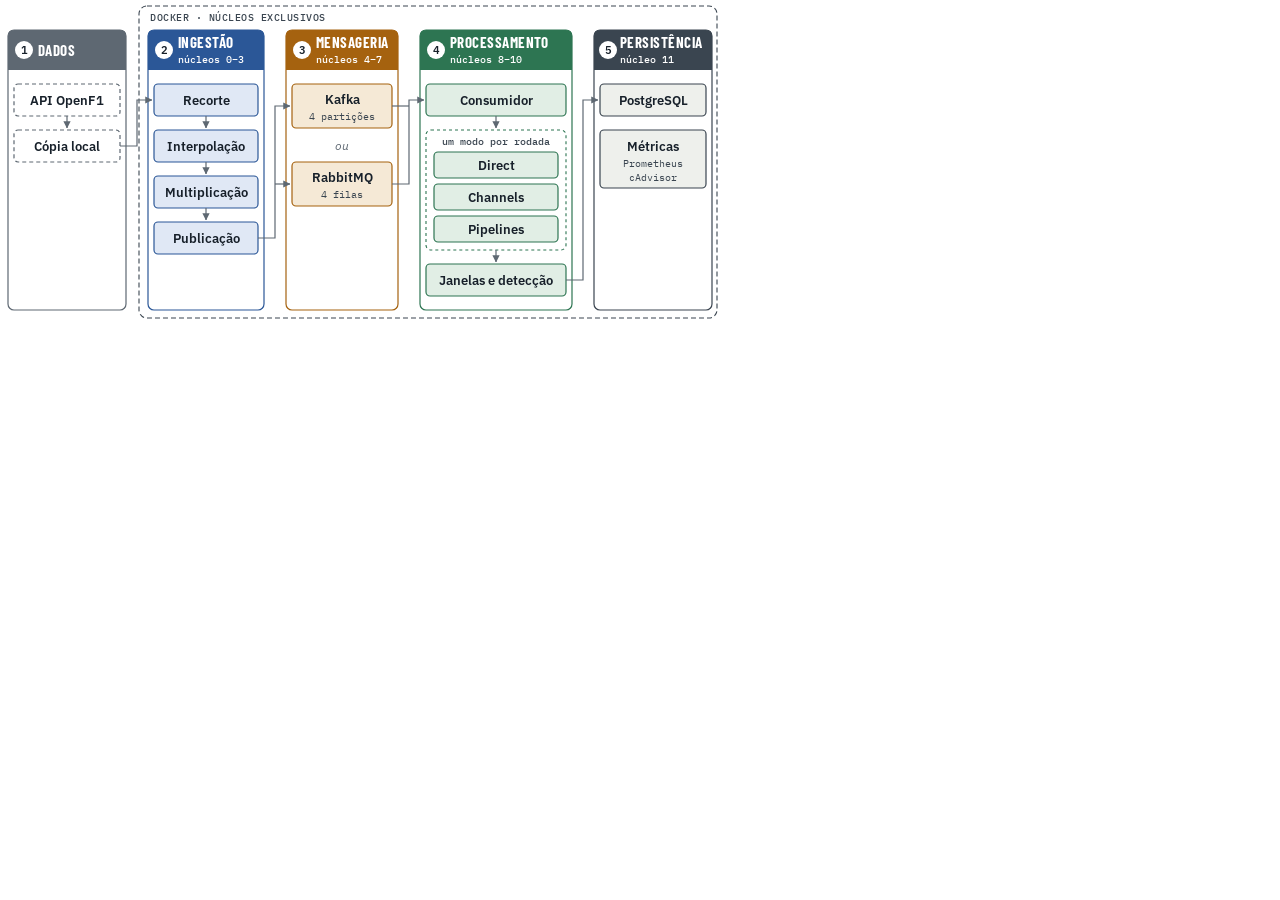
<file: texto/arquitetura_geral.html>
<!doctype html>
<html lang="pt-BR"><head><meta charset="utf-8">
<title>Figura 1</title>
<!-- Figura 1 do TCC2: layout C do mapa da arquitetura, so com o nome de cada
     passo, para caber na largura da pagina (16 cm, texto com cerca de 8 pt).
     A explicacao de cada passo esta no texto (secao 4). O PDF e o PNG saem
     desta pagina pelo navegador. -->
<link rel="stylesheet" href="https://fonts.googleapis.com/css2?family=Barlow+Condensed:wght@600;700&family=IBM+Plex+Mono:wght@400;500&family=IBM+Plex+Sans:wght@400;600&display=block">
<style>
:root {
  --ink: #17202A; --ink-2: #3A4550; --muted: #5E6872; --white: #FFFFFF;
  --data: #5E6872; --prod: #2B5797; --prod-bg: #E0E8F5;
  --brk: #A5620F; --brk-bg: #F5E9D6; --cons: #2D7552; --cons-bg: #E1EEE5;
  --infra: #3A4550; --infra-bg: #EEF0EC;
  --display: "Barlow Condensed", "Arial Narrow", sans-serif;
  --sans: "IBM Plex Sans", "Segoe UI", sans-serif;
  --mono: "IBM Plex Mono", Consolas, monospace;
}
@page { size: 720px 324px; margin: 0; }
html, body { margin: 0; padding: 0; background: var(--white); }
svg { display: block; width: 720px; height: 324px; }
.env { fill: none; stroke: var(--ink-2); stroke-width: 1.1; stroke-dasharray: 5 3; }
.env-t { font: 500 10px var(--mono); letter-spacing: .05em; fill: var(--ink-2); }
.strip { fill: none; stroke-width: 1.2; }
.hd-t { font: 700 15px var(--display); letter-spacing: .03em; text-transform: uppercase; fill: var(--white); }
.hd-c { font: 500 10px var(--mono); fill: var(--white); }
.nb { fill: var(--white); }
.nb-t { font: 600 11px var(--sans); fill: var(--ink); text-anchor: middle; dominant-baseline: central; }
.bx { stroke-width: 1.2; }
.t { font: 600 13px var(--sans); fill: var(--ink); text-anchor: middle; dominant-baseline: central; }
.s { font: 10px var(--mono); fill: var(--ink-2); text-anchor: middle; dominant-baseline: central; }
.grp { fill: none; stroke: var(--cons); stroke-width: 1.1; stroke-dasharray: 3 3; }
.grp-t { font: 500 10px var(--mono); fill: var(--ink-2); text-anchor: middle; }
.ou { font: italic 12px var(--sans); fill: var(--muted); text-anchor: middle; dominant-baseline: central; }
.ln { fill: none; stroke: var(--muted); stroke-width: 1.2; }
.ah { fill: var(--muted); }
.data { fill: var(--white); stroke: var(--data); stroke-dasharray: 4 3; }
.prod { fill: var(--prod-bg); stroke: var(--prod); }
.brk { fill: var(--brk-bg); stroke: var(--brk); }
.cons { fill: var(--cons-bg); stroke: var(--cons); }
.infra { fill: var(--infra-bg); stroke: var(--infra); }
</style></head><body>
<svg viewBox="0 0 720 324" role="img" aria-label="Figura 1: as cinco etapas da bancada experimental, de Dados a Persistência, com os núcleos exclusivos de cada uma e os passos de cada etapa de cima para baixo.">
<defs><marker id="ah" viewBox="0 0 8 8" refX="7.5" refY="4" markerWidth="6" markerHeight="6" orient="auto-start-reverse"><path d="M0,0 L8,4 L0,8 z" class="ah"/></marker></defs>

<rect class="env" x="139" y="6" width="578" height="312" rx="8"/>
<text class="env-t" x="150" y="21">DOCKER · NÚCLEOS EXCLUSIVOS</text>

<!-- 1 Dados -->
<rect class="strip" style="stroke:var(--data)" x="8" y="30" width="118" height="280" rx="6"/>
<path style="fill:var(--data)" d="M8 70 V36 Q8 30 14 30 H120 Q126 30 126 36 V70 Z"/>
<circle class="nb" cx="24" cy="50" r="9"/><text class="nb-t" x="24" y="50">1</text>
<text class="hd-t" x="38" y="56">Dados</text>
<rect class="bx data" x="14" y="84" width="106" height="32" rx="4"/><text class="t" x="67" y="100">API OpenF1</text>
<path class="ln" d="M67 116 V128" marker-end="url(#ah)"/>
<rect class="bx data" x="14" y="130" width="106" height="32" rx="4"/><text class="t" x="67" y="146">Cópia local</text>

<!-- 2 Ingestão -->
<rect class="strip" style="stroke:var(--prod)" x="148" y="30" width="116" height="280" rx="6"/>
<path style="fill:var(--prod)" d="M148 70 V36 Q148 30 154 30 H258 Q264 30 264 36 V70 Z"/>
<circle class="nb" cx="164" cy="50" r="9"/><text class="nb-t" x="164" y="50">2</text>
<text class="hd-t" x="178" y="48">Ingestão</text>
<text class="hd-c" x="178" y="63">núcleos 0–3</text>
<rect class="bx prod" x="154" y="84" width="104" height="32" rx="4"/><text class="t" x="206" y="100">Recorte</text>
<path class="ln" d="M206 116 V128" marker-end="url(#ah)"/>
<rect class="bx prod" x="154" y="130" width="104" height="32" rx="4"/><text class="t" x="206" y="146">Interpolação</text>
<path class="ln" d="M206 162 V174" marker-end="url(#ah)"/>
<rect class="bx prod" x="154" y="176" width="104" height="32" rx="4"/><text class="t" x="206" y="192">Multiplicação</text>
<path class="ln" d="M206 208 V220" marker-end="url(#ah)"/>
<rect class="bx prod" x="154" y="222" width="104" height="32" rx="4"/><text class="t" x="206" y="238">Publicação</text>

<!-- 3 Mensageria -->
<rect class="strip" style="stroke:var(--brk)" x="286" y="30" width="112" height="280" rx="6"/>
<path style="fill:var(--brk)" d="M286 70 V36 Q286 30 292 30 H392 Q398 30 398 36 V70 Z"/>
<circle class="nb" cx="302" cy="50" r="9"/><text class="nb-t" x="302" y="50">3</text>
<text class="hd-t" x="316" y="48">Mensageria</text>
<text class="hd-c" x="316" y="63">núcleos 4–7</text>
<rect class="bx brk" x="292" y="84" width="100" height="44" rx="4"/><text class="t" x="342" y="99">Kafka</text><text class="s" x="342" y="116">4 partições</text>
<text class="ou" x="342" y="145">ou</text>
<rect class="bx brk" x="292" y="162" width="100" height="44" rx="4"/><text class="t" x="342" y="177">RabbitMQ</text><text class="s" x="342" y="194">4 filas</text>

<!-- 4 Processamento -->
<rect class="strip" style="stroke:var(--cons)" x="420" y="30" width="152" height="280" rx="6"/>
<path style="fill:var(--cons)" d="M420 70 V36 Q420 30 426 30 H566 Q572 30 572 36 V70 Z"/>
<circle class="nb" cx="436" cy="50" r="9"/><text class="nb-t" x="436" y="50">4</text>
<text class="hd-t" x="450" y="48">Processamento</text>
<text class="hd-c" x="450" y="63">núcleos 8–10</text>
<rect class="bx cons" x="426" y="84" width="140" height="32" rx="4"/><text class="t" x="496" y="100">Consumidor</text>
<path class="ln" d="M496 116 V128" marker-end="url(#ah)"/>
<rect class="grp" x="426" y="130" width="140" height="120" rx="5"/>
<text class="grp-t" x="496" y="145">um modo por rodada</text>
<rect class="bx cons" x="434" y="152" width="124" height="26" rx="4"/><text class="t" x="496" y="165">Direct</text>
<rect class="bx cons" x="434" y="184" width="124" height="26" rx="4"/><text class="t" x="496" y="197">Channels</text>
<rect class="bx cons" x="434" y="216" width="124" height="26" rx="4"/><text class="t" x="496" y="229">Pipelines</text>
<path class="ln" d="M496 250 V262" marker-end="url(#ah)"/>
<rect class="bx cons" x="426" y="264" width="140" height="32" rx="4"/><text class="t" x="496" y="280">Janelas e detecção</text>

<!-- 5 Persistência -->
<rect class="strip" style="stroke:var(--infra)" x="594" y="30" width="118" height="280" rx="6"/>
<path style="fill:var(--infra)" d="M594 70 V36 Q594 30 600 30 H706 Q712 30 712 36 V70 Z"/>
<circle class="nb" cx="608" cy="50" r="9"/><text class="nb-t" x="608" y="50">5</text>
<text class="hd-t" x="620" y="48">Persistência</text>
<text class="hd-c" x="620" y="63">núcleo 11</text>
<rect class="bx infra" x="600" y="84" width="106" height="32" rx="4"/><text class="t" x="653" y="100">PostgreSQL</text>
<rect class="bx infra" x="600" y="130" width="106" height="58" rx="4"/><text class="t" x="653" y="146">Métricas</text><text class="s" x="653" y="163">Prometheus</text><text class="s" x="653" y="177">cAdvisor</text>

<!-- Entre as etapas: do último passo de uma ao primeiro da seguinte -->
<path class="ln" d="M120 146 H137 V100 H152" marker-end="url(#ah)"/>
<path class="ln" d="M258 238 H275 V106 H290" marker-end="url(#ah)"/>
<path class="ln" d="M275 184 H290" marker-end="url(#ah)"/>
<path class="ln" d="M392 106 H409"/>
<path class="ln" d="M392 184 H409 V100 H424" marker-end="url(#ah)"/>
<path class="ln" d="M566 280 H583 V100 H598" marker-end="url(#ah)"/>
</svg>
</body></html>
</file>
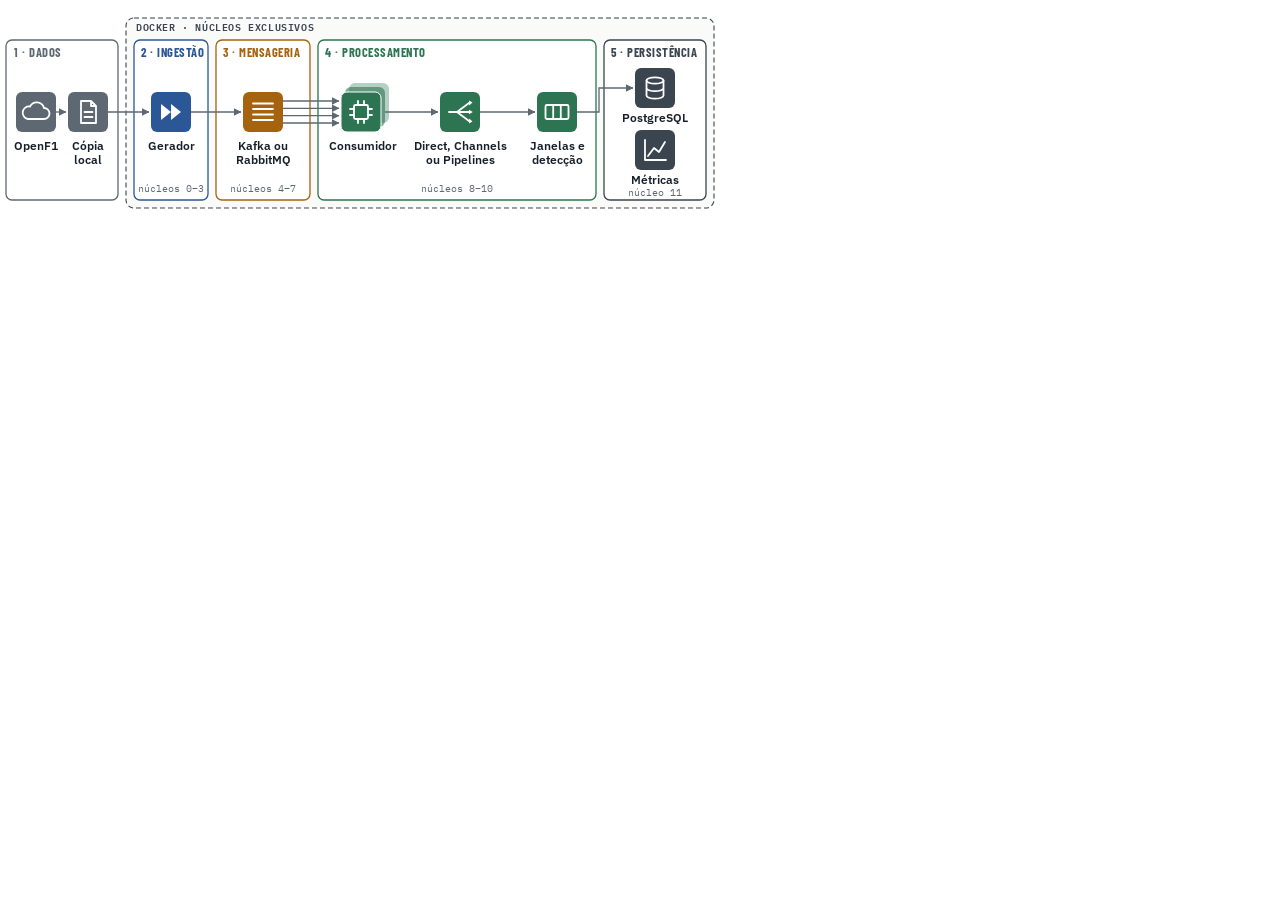
<file: texto/figuras/arquitetura.html>
<!doctype html>
<html lang="pt-BR"><head><meta charset="utf-8">
<title>Figura 2</title>
<!-- Figura 2 do TCC2: a bancada no estilo dos diagramas de arquitetura de nuvem
     (icone por componente, container como grupo, fluxo da esquerda para a
     direita). So o essencial: os passos de cada etapa e o segundo cenario
     estao no texto (e nas Figuras 1 e 4). As quatro setas entre o broker e o
     consumidor sao as quatro faixas; o consumidor empilhado, uma instancia por
     faixa. PDF e PNG: texto/figuras/exportar.ps1. -->
<link rel="stylesheet" href="https://fonts.googleapis.com/css2?family=Barlow+Condensed:wght@600;700&family=IBM+Plex+Mono:wght@400;500;600&family=IBM+Plex+Sans:wght@400;600&display=block">
<style>
:root {
  --ink: #17202A; --ink-2: #3A4550; --muted: #5E6872; --white: #FFFFFF;
  --data: #5E6872; --prod: #2B5797; --brk: #A5620F; --cons: #2D7552; --infra: #3A4550;
  --display: "Barlow Condensed", "Arial Narrow", sans-serif;
  --sans: "IBM Plex Sans", "Segoe UI", sans-serif;
  --mono: "IBM Plex Mono", Consolas, monospace;
}
@page { size: 720px 214px; margin: 0; }
html, body { margin: 0; padding: 0; background: var(--white); }
svg { display: block; width: 720px; height: 214px; }
.host { fill: #FAFAF9; stroke: var(--ink-2); stroke-width: 1.1; stroke-dasharray: 5 3; }
.host-t { font: 600 10px var(--mono); letter-spacing: .06em; fill: var(--ink-2); }
.grp { fill: var(--white); stroke-width: 1.3; }
.grp-t { font: 700 12.5px var(--display); letter-spacing: .04em; text-transform: uppercase; }
.core { font: 400 9.5px var(--mono); fill: var(--muted); text-anchor: middle; }
.lbl { font: 600 11.5px var(--sans); fill: var(--ink); text-anchor: middle; }
.ln { fill: none; stroke: var(--muted); stroke-width: 1.3; }
.ah { fill: var(--muted); }
.g { fill: none; stroke: var(--white); stroke-width: 1.8; stroke-linecap: round; stroke-linejoin: round; }
.gf { fill: var(--white); stroke: none; }
</style></head><body>
<svg viewBox="0 0 720 214" role="img" aria-label="Figura 2: arquitetura da bancada. A API OpenF1 gera uma cópia local; dentro do Docker, o gerador publica no Kafka ou no RabbitMQ, que entrega por quatro faixas ao consumidor .NET; o consumidor passa cada evento, por um dos três modos, ao processamento em janelas, e os resultados vão para o PostgreSQL, com as métricas ao lado.">
<defs><marker id="ah" viewBox="0 0 8 8" refX="7.5" refY="4" markerWidth="6" markerHeight="6" orient="auto-start-reverse"><path d="M0,0 L8,4 L0,8 z" class="ah"/></marker></defs>

<!-- 1 Dados: fora do Docker, uma vez -->
<rect class="grp" style="stroke:var(--data)" x="6" y="40" width="112" height="160" rx="6"/>
<text class="grp-t" style="fill:var(--data)" x="14" y="57">1 · Dados</text>
<g transform="translate(16 92)"><rect width="40" height="40" rx="6" style="fill:var(--data)"/>
  <path class="g" d="M12 27 H28 A5.5 5.5 0 0 0 28 16 A7.5 7.5 0 0 0 14 14.5 A6 6 0 0 0 12 27 Z"/></g>
<text class="lbl" x="36" y="150">OpenF1</text>
<g transform="translate(68 92)"><rect width="40" height="40" rx="6" style="fill:var(--data)"/>
  <path class="g" d="M13 9 H23 L28 14 V31 H13 Z M23 9 V14 H28 M16.5 20 H24.5 M16.5 25 H24.5"/></g>
<text class="lbl" x="88" y="150">Cópia</text>
<text class="lbl" x="88" y="164">local</text>
<path class="ln" d="M56 112 H66" marker-end="url(#ah)"/>

<!-- Docker -->
<rect class="host" x="126" y="18" width="588" height="190" rx="8"/>
<text class="host-t" x="136" y="31">DOCKER · NÚCLEOS EXCLUSIVOS</text>

<!-- 2 Ingestão -->
<rect class="grp" style="stroke:var(--prod)" x="134" y="40" width="74" height="160" rx="6"/>
<text class="grp-t" style="fill:var(--prod)" x="141" y="57">2 · Ingestão</text>
<g transform="translate(151 92)"><rect width="40" height="40" rx="6" style="fill:var(--prod)"/>
  <path class="gf" d="M10 12 L20 20 L10 28 Z M20 12 L30 20 L20 28 Z"/></g>
<text class="lbl" x="171" y="150">Gerador</text>
<text class="core" x="171" y="192">núcleos 0–3</text>

<!-- 3 Mensageria -->
<rect class="grp" style="stroke:var(--brk)" x="216" y="40" width="94" height="160" rx="6"/>
<text class="grp-t" style="fill:var(--brk)" x="223" y="57">3 · Mensageria</text>
<g transform="translate(243 92)"><rect width="40" height="40" rx="6" style="fill:var(--brk)"/>
  <path class="g" d="M10 11.5 H30 M10 17 H30 M10 22.5 H30 M10 28 H30"/></g>
<text class="lbl" x="263" y="150">Kafka ou</text>
<text class="lbl" x="263" y="164">RabbitMQ</text>
<text class="core" x="263" y="192">núcleos 4–7</text>

<!-- 4 Processamento -->
<rect class="grp" style="stroke:var(--cons)" x="318" y="40" width="278" height="160" rx="6"/>
<text class="grp-t" style="fill:var(--cons)" x="325" y="57">4 · Processamento</text>
<!-- consumidor empilhado: uma instância por faixa -->
<rect x="349" y="83" width="40" height="40" rx="6" style="fill:var(--cons);opacity:.35"/>
<rect x="345" y="87" width="40" height="40" rx="6" style="fill:var(--cons);opacity:.6"/>
<g transform="translate(341 92)"><rect width="40" height="40" rx="6" style="fill:var(--cons);stroke:var(--white);stroke-width:1"/>
  <rect class="g" x="13" y="13" width="14" height="14" rx="1.5"/>
  <path class="g" d="M17 9 V13 M23 9 V13 M17 27 V31 M23 27 V31 M9 17 H13 M9 23 H13 M27 17 H31 M27 23 H31"/></g>
<text class="lbl" x="363" y="150">Consumidor</text>
<g transform="translate(440 92)"><rect width="40" height="40" rx="6" style="fill:var(--cons)"/>
  <path class="g" d="M9 20 H17 M17 20 L29 11 M17 20 H29 M17 20 L29 29"/>
  <path class="gf" d="M29 8.5 L32.5 10.6 L29.2 13.4 Z M29 17.8 L32.8 20 L29 22.2 Z M29.2 26.6 L32.5 29.4 L29 31.5 Z"/></g>
<text class="lbl" x="460" y="150">Direct, Channels</text>
<text class="lbl" x="460" y="164">ou Pipelines</text>
<g transform="translate(537 92)"><rect width="40" height="40" rx="6" style="fill:var(--cons)"/>
  <rect class="g" x="8.5" y="13" width="23" height="14" rx="1.5"/>
  <path class="g" d="M16.2 13 V27 M23.8 13 V27"/></g>
<text class="lbl" x="557" y="150">Janelas e</text>
<text class="lbl" x="557" y="164">detecção</text>
<text class="core" x="457" y="192">núcleos 8–10</text>

<!-- 5 Persistência e métricas -->
<rect class="grp" style="stroke:var(--infra)" x="604" y="40" width="102" height="160" rx="6"/>
<text class="grp-t" style="fill:var(--infra)" x="611" y="57">5 · Persistência</text>
<g transform="translate(635 68)"><rect width="40" height="40" rx="6" style="fill:var(--infra)"/>
  <ellipse class="g" cx="20" cy="12.5" rx="8.5" ry="3.2"/>
  <path class="g" d="M11.5 12.5 V27.5 A8.5 3.2 0 0 0 28.5 27.5 V12.5 M11.5 20 A8.5 3.2 0 0 0 28.5 20"/></g>
<text class="lbl" x="655" y="122">PostgreSQL</text>
<g transform="translate(635 130)"><rect width="40" height="40" rx="6" style="fill:var(--infra)"/>
  <path class="g" d="M10 10 V30 H31 M13 26 L19 18 L24 22 L30 12"/></g>
<text class="lbl" x="655" y="184">Métricas</text>
<text class="core" x="655" y="196">núcleo 11</text>

<!-- Fluxo -->
<path class="ln" d="M108 112 H149" marker-end="url(#ah)"/>
<path class="ln" d="M191 112 H241" marker-end="url(#ah)"/>
<path class="ln" d="M283 101 H339" marker-end="url(#ah)"/>
<path class="ln" d="M283 108.3 H339" marker-end="url(#ah)"/>
<path class="ln" d="M283 115.7 H339" marker-end="url(#ah)"/>
<path class="ln" d="M283 123 H339" marker-end="url(#ah)"/>
<path class="ln" d="M385 112 H438" marker-end="url(#ah)"/>
<path class="ln" d="M480 112 H535" marker-end="url(#ah)"/>
<path class="ln" d="M577 112 H599 V88 H633" marker-end="url(#ah)"/>
</svg>
</body></html>
</file>
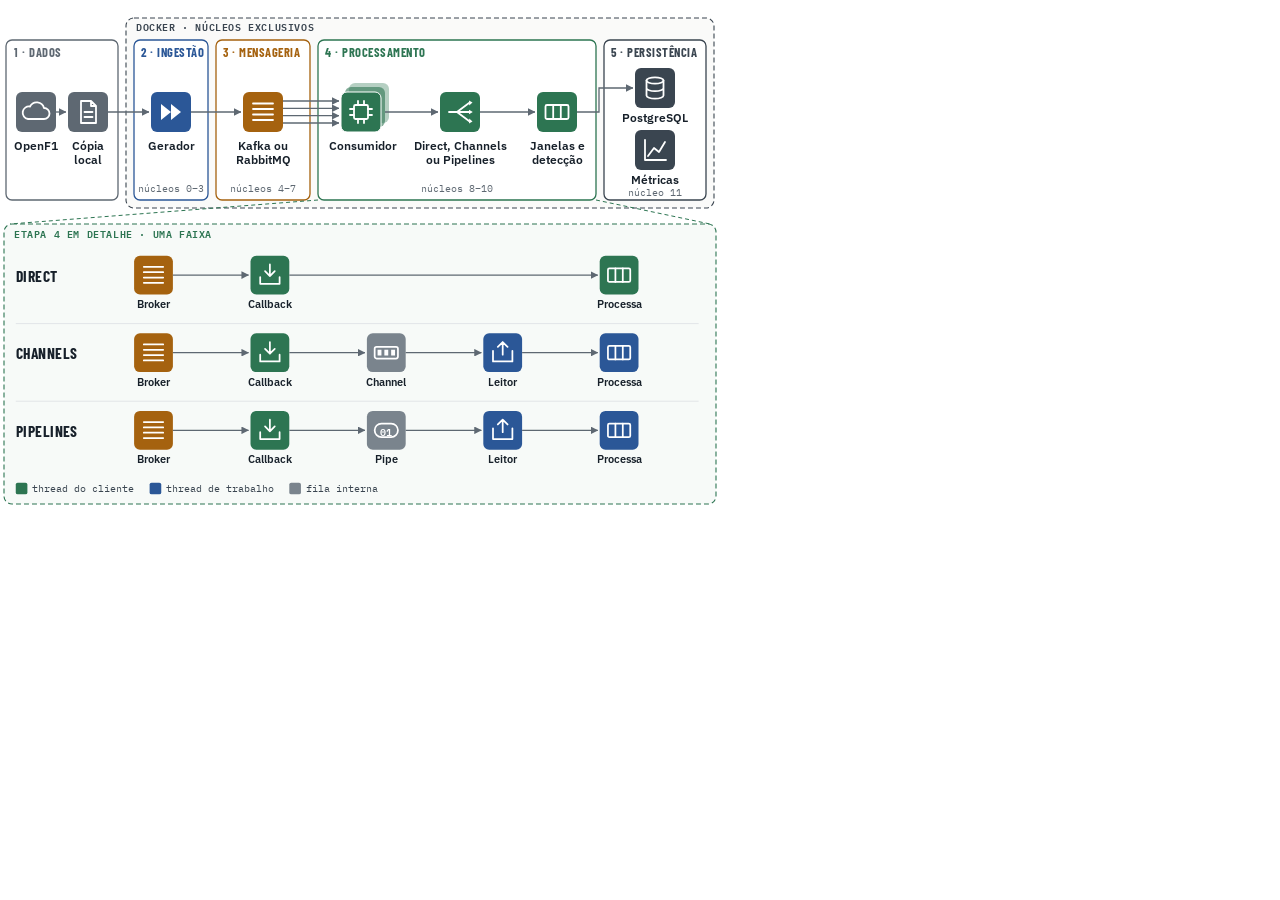
<file: texto/figuras/bancada.html>
<!doctype html>
<html lang="pt-BR"><head><meta charset="utf-8">
<title>Figura 1</title>
<!-- Gerado por texto/figuras/juntar_bancada.py a partir de arquitetura.html e
     modos.html; nao edite a mao. PDF e PNG: texto/figuras/exportar.ps1. -->
<link rel="stylesheet" href="https://fonts.googleapis.com/css2?family=Barlow+Condensed:wght@600;700&family=IBM+Plex+Mono:wght@400;500;600&family=IBM+Plex+Sans:wght@400;600&display=block">
<style>
:root {
  --ink: #17202A; --ink-2: #3A4550; --muted: #5E6872; --white: #FFFFFF;
  --data: #5E6872; --prod: #2B5797; --brk: #A5620F; --cons: #2D7552; --infra: #3A4550;
  --cli: #2D7552; --wrk: #2B5797; --fila: #7A848D;
  --display: "Barlow Condensed", "Arial Narrow", sans-serif;
  --sans: "IBM Plex Sans", "Segoe UI", sans-serif;
  --mono: "IBM Plex Mono", Consolas, monospace;
}
@page { size: 720px 508px; margin: 0; }
html, body { margin: 0; padding: 0; background: var(--white); }
svg { display: block; width: 720px; height: 508px; }
.host { fill: #FAFAF9; stroke: var(--ink-2); stroke-width: 1.1; stroke-dasharray: 5 3; }
.host-t { font: 600 10px var(--mono); letter-spacing: .06em; fill: var(--ink-2); }
.grp { fill: var(--white); stroke-width: 1.3; }
.grp-t { font: 700 12.5px var(--display); letter-spacing: .04em; text-transform: uppercase; }
.core { font: 400 9.5px var(--mono); fill: var(--muted); text-anchor: middle; }
.lbl { font: 600 11.5px var(--sans); fill: var(--ink); text-anchor: middle; }
.ln { fill: none; stroke: var(--muted); stroke-width: 1.3; }
.ah { fill: var(--muted); }
.g { fill: none; stroke: var(--white); stroke-width: 1.8; stroke-linecap: round; stroke-linejoin: round; }
.gf { fill: var(--white); stroke: none; }
.row { font: 700 16px var(--display); letter-spacing: .03em; text-transform: uppercase; fill: var(--ink); dominant-baseline: central; }
.sep { stroke: #E2E5E8; stroke-width: 1; }
.gt { font: 600 10px var(--mono); fill: var(--white); text-anchor: middle; dominant-baseline: central; }
.leg { font: 10px var(--mono); fill: var(--ink-2); dominant-baseline: central; }
.zoom { fill: none; stroke: var(--cons); stroke-width: 1; stroke-dasharray: 4 3; }
.det { fill: #F7FAF8; stroke: var(--cons); stroke-width: 1.1; stroke-dasharray: 5 3; }
.det-t { font: 600 10px var(--mono); letter-spacing: .06em; fill: var(--cons); }
</style></head><body>
<svg viewBox="0 0 720 508" role="img" aria-label="Figura 1: arquitetura da bancada em cinco etapas, da OpenF1 ao PostgreSQL, e, embaixo, o detalhe da etapa de processamento com os três modos de entrega numa faixa: Direct, Channels e Pipelines.">
<!-- Arquitetura -->

<defs><marker id="ah" viewBox="0 0 8 8" refX="7.5" refY="4" markerWidth="6" markerHeight="6" orient="auto-start-reverse"><path d="M0,0 L8,4 L0,8 z" class="ah"/></marker></defs>

<!-- 1 Dados: fora do Docker, uma vez -->
<rect class="grp" style="stroke:var(--data)" x="6" y="40" width="112" height="160" rx="6"/>
<text class="grp-t" style="fill:var(--data)" x="14" y="57">1 · Dados</text>
<g transform="translate(16 92)"><rect width="40" height="40" rx="6" style="fill:var(--data)"/>
  <path class="g" d="M12 27 H28 A5.5 5.5 0 0 0 28 16 A7.5 7.5 0 0 0 14 14.5 A6 6 0 0 0 12 27 Z"/></g>
<text class="lbl" x="36" y="150">OpenF1</text>
<g transform="translate(68 92)"><rect width="40" height="40" rx="6" style="fill:var(--data)"/>
  <path class="g" d="M13 9 H23 L28 14 V31 H13 Z M23 9 V14 H28 M16.5 20 H24.5 M16.5 25 H24.5"/></g>
<text class="lbl" x="88" y="150">Cópia</text>
<text class="lbl" x="88" y="164">local</text>
<path class="ln" d="M56 112 H66" marker-end="url(#ah)"/>

<!-- Docker -->
<rect class="host" x="126" y="18" width="588" height="190" rx="8"/>
<text class="host-t" x="136" y="31">DOCKER · NÚCLEOS EXCLUSIVOS</text>

<!-- 2 Ingestão -->
<rect class="grp" style="stroke:var(--prod)" x="134" y="40" width="74" height="160" rx="6"/>
<text class="grp-t" style="fill:var(--prod)" x="141" y="57">2 · Ingestão</text>
<g transform="translate(151 92)"><rect width="40" height="40" rx="6" style="fill:var(--prod)"/>
  <path class="gf" d="M10 12 L20 20 L10 28 Z M20 12 L30 20 L20 28 Z"/></g>
<text class="lbl" x="171" y="150">Gerador</text>
<text class="core" x="171" y="192">núcleos 0–3</text>

<!-- 3 Mensageria -->
<rect class="grp" style="stroke:var(--brk)" x="216" y="40" width="94" height="160" rx="6"/>
<text class="grp-t" style="fill:var(--brk)" x="223" y="57">3 · Mensageria</text>
<g transform="translate(243 92)"><rect width="40" height="40" rx="6" style="fill:var(--brk)"/>
  <path class="g" d="M10 11.5 H30 M10 17 H30 M10 22.5 H30 M10 28 H30"/></g>
<text class="lbl" x="263" y="150">Kafka ou</text>
<text class="lbl" x="263" y="164">RabbitMQ</text>
<text class="core" x="263" y="192">núcleos 4–7</text>

<!-- 4 Processamento -->
<rect class="grp" style="stroke:var(--cons)" x="318" y="40" width="278" height="160" rx="6"/>
<text class="grp-t" style="fill:var(--cons)" x="325" y="57">4 · Processamento</text>
<!-- consumidor empilhado: uma instância por faixa -->
<rect x="349" y="83" width="40" height="40" rx="6" style="fill:var(--cons);opacity:.35"/>
<rect x="345" y="87" width="40" height="40" rx="6" style="fill:var(--cons);opacity:.6"/>
<g transform="translate(341 92)"><rect width="40" height="40" rx="6" style="fill:var(--cons);stroke:var(--white);stroke-width:1"/>
  <rect class="g" x="13" y="13" width="14" height="14" rx="1.5"/>
  <path class="g" d="M17 9 V13 M23 9 V13 M17 27 V31 M23 27 V31 M9 17 H13 M9 23 H13 M27 17 H31 M27 23 H31"/></g>
<text class="lbl" x="363" y="150">Consumidor</text>
<g transform="translate(440 92)"><rect width="40" height="40" rx="6" style="fill:var(--cons)"/>
  <path class="g" d="M9 20 H17 M17 20 L29 11 M17 20 H29 M17 20 L29 29"/>
  <path class="gf" d="M29 8.5 L32.5 10.6 L29.2 13.4 Z M29 17.8 L32.8 20 L29 22.2 Z M29.2 26.6 L32.5 29.4 L29 31.5 Z"/></g>
<text class="lbl" x="460" y="150">Direct, Channels</text>
<text class="lbl" x="460" y="164">ou Pipelines</text>
<g transform="translate(537 92)"><rect width="40" height="40" rx="6" style="fill:var(--cons)"/>
  <rect class="g" x="8.5" y="13" width="23" height="14" rx="1.5"/>
  <path class="g" d="M16.2 13 V27 M23.8 13 V27"/></g>
<text class="lbl" x="557" y="150">Janelas e</text>
<text class="lbl" x="557" y="164">detecção</text>
<text class="core" x="457" y="192">núcleos 8–10</text>

<!-- 5 Persistência e métricas -->
<rect class="grp" style="stroke:var(--infra)" x="604" y="40" width="102" height="160" rx="6"/>
<text class="grp-t" style="fill:var(--infra)" x="611" y="57">5 · Persistência</text>
<g transform="translate(635 68)"><rect width="40" height="40" rx="6" style="fill:var(--infra)"/>
  <ellipse class="g" cx="20" cy="12.5" rx="8.5" ry="3.2"/>
  <path class="g" d="M11.5 12.5 V27.5 A8.5 3.2 0 0 0 28.5 27.5 V12.5 M11.5 20 A8.5 3.2 0 0 0 28.5 20"/></g>
<text class="lbl" x="655" y="122">PostgreSQL</text>
<g transform="translate(635 130)"><rect width="40" height="40" rx="6" style="fill:var(--infra)"/>
  <path class="g" d="M10 10 V30 H31 M13 26 L19 18 L24 22 L30 12"/></g>
<text class="lbl" x="655" y="184">Métricas</text>
<text class="core" x="655" y="196">núcleo 11</text>

<!-- Fluxo -->
<path class="ln" d="M108 112 H149" marker-end="url(#ah)"/>
<path class="ln" d="M191 112 H241" marker-end="url(#ah)"/>
<path class="ln" d="M283 101 H339" marker-end="url(#ah)"/>
<path class="ln" d="M283 108.3 H339" marker-end="url(#ah)"/>
<path class="ln" d="M283 115.7 H339" marker-end="url(#ah)"/>
<path class="ln" d="M283 123 H339" marker-end="url(#ah)"/>
<path class="ln" d="M385 112 H438" marker-end="url(#ah)"/>
<path class="ln" d="M480 112 H535" marker-end="url(#ah)"/>
<path class="ln" d="M577 112 H599 V88 H633" marker-end="url(#ah)"/>

<!-- Zoom da etapa 4 para o detalhe -->
<path class="zoom" d="M318 200 L10 224"/>
<path class="zoom" d="M596 200 L710 224"/>
<rect class="det" x="4" y="224" width="712" height="280" rx="8"/>
<text class="det-t" x="14" y="238">ETAPA 4 EM DETALHE · UMA FAIXA</text>
<g transform="translate(8 246) scale(0.97)">

<defs>
  <marker id="m-ah" viewBox="0 0 8 8" refX="7.5" refY="4" markerWidth="6" markerHeight="6" orient="auto-start-reverse"><path d="M0,0 L8,4 L0,8 z" class="ah"/></marker>
  <!-- Glifos 40x40, os mesmos da Figura 2 -->
  <g id="m-broker"><rect width="40" height="40" rx="6" style="fill:var(--brk)"/><path class="g" d="M10 11.5 H30 M10 17 H30 M10 22.5 H30 M10 28 H30"/></g>
  <g id="m-callback"><rect width="40" height="40" rx="6" style="fill:var(--cli)"/><path class="g" d="M10 22 V29 H30 V22 M20 9 V21 M15 16 L20 21 L25 16"/></g>
  <g id="m-channel"><rect width="40" height="40" rx="6" style="fill:var(--fila)"/><rect class="g" x="8" y="14" width="24" height="12" rx="2"/><path class="gf" d="M11 17 h4 v6 h-4 z M18 17 h4 v6 h-4 z M25 17 h4 v6 h-4 z"/></g>
  <g id="m-pipe"><rect width="40" height="40" rx="6" style="fill:var(--fila)"/><rect class="g" x="8" y="13" width="24" height="14" rx="7"/><text class="gt" x="20" y="20.5">01</text></g>
  <g id="m-leitor"><rect width="40" height="40" rx="6" style="fill:var(--wrk)"/><path class="g" d="M10 18 V29 H30 V18 M20 22 V9 M15 14 L20 9 L25 14"/></g>
  <g id="m-janelas"><rect class="g" x="8.5" y="13" width="23" height="14" rx="1.5"/><path class="g" d="M16.2 13 V27 M23.8 13 V27"/></g>
</defs>

<!-- Direct -->
<text class="row" x="8" y="30">Direct</text>
<use href="#m-broker" x="130" y="10"/><text class="lbl" x="150" y="64">Broker</text>
<path class="ln" d="M170 30 H248" marker-end="url(#m-ah)"/>
<use href="#m-callback" x="250" y="10"/><text class="lbl" x="270" y="64">Callback</text>
<path class="ln" d="M290 30 H608" marker-end="url(#m-ah)"/>
<g transform="translate(610 10)"><rect width="40" height="40" rx="6" style="fill:var(--cli)"/><use href="#m-janelas"/></g>
<text class="lbl" x="630" y="64">Processa</text>
<line class="sep" x1="8" y1="80" x2="712" y2="80"/>

<!-- Channels -->
<text class="row" x="8" y="110">Channels</text>
<use href="#m-broker" x="130" y="90"/><text class="lbl" x="150" y="144">Broker</text>
<path class="ln" d="M170 110 H248" marker-end="url(#m-ah)"/>
<use href="#m-callback" x="250" y="90"/><text class="lbl" x="270" y="144">Callback</text>
<path class="ln" d="M290 110 H368" marker-end="url(#m-ah)"/>
<use href="#m-channel" x="370" y="90"/><text class="lbl" x="390" y="144">Channel</text>
<path class="ln" d="M410 110 H488" marker-end="url(#m-ah)"/>
<use href="#m-leitor" x="490" y="90"/><text class="lbl" x="510" y="144">Leitor</text>
<path class="ln" d="M530 110 H608" marker-end="url(#m-ah)"/>
<g transform="translate(610 90)"><rect width="40" height="40" rx="6" style="fill:var(--wrk)"/><use href="#m-janelas"/></g>
<text class="lbl" x="630" y="144">Processa</text>
<line class="sep" x1="8" y1="160" x2="712" y2="160"/>

<!-- Pipelines -->
<text class="row" x="8" y="190">Pipelines</text>
<use href="#m-broker" x="130" y="170"/><text class="lbl" x="150" y="224">Broker</text>
<path class="ln" d="M170 190 H248" marker-end="url(#m-ah)"/>
<use href="#m-callback" x="250" y="170"/><text class="lbl" x="270" y="224">Callback</text>
<path class="ln" d="M290 190 H368" marker-end="url(#m-ah)"/>
<use href="#m-pipe" x="370" y="170"/><text class="lbl" x="390" y="224">Pipe</text>
<path class="ln" d="M410 190 H488" marker-end="url(#m-ah)"/>
<use href="#m-leitor" x="490" y="170"/><text class="lbl" x="510" y="224">Leitor</text>
<path class="ln" d="M530 190 H608" marker-end="url(#m-ah)"/>
<g transform="translate(610 170)"><rect width="40" height="40" rx="6" style="fill:var(--wrk)"/><use href="#m-janelas"/></g>
<text class="lbl" x="630" y="224">Processa</text>

<!-- Legenda das cores -->
<rect x="8" y="244" width="12" height="12" rx="2" style="fill:var(--cli)"/><text class="leg" x="25" y="250">thread do cliente</text>
<rect x="146" y="244" width="12" height="12" rx="2" style="fill:var(--wrk)"/><text class="leg" x="163" y="250">thread de trabalho</text>
<rect x="290" y="244" width="12" height="12" rx="2" style="fill:var(--fila)"/><text class="leg" x="307" y="250">fila interna</text>

</g>
</svg>
</body></html>
</file>
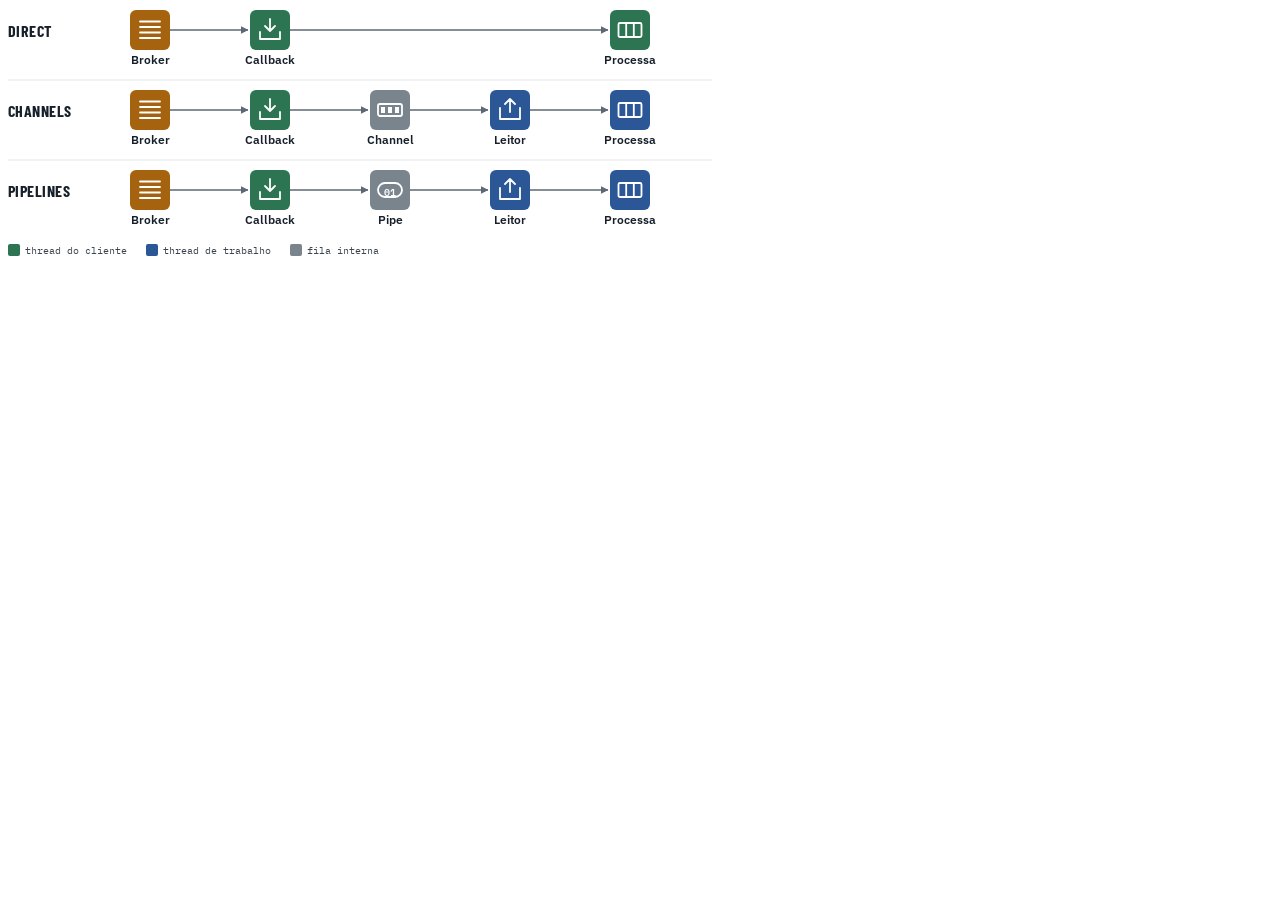
<file: texto/figuras/modos.html>
<!doctype html>
<html lang="pt-BR"><head><meta charset="utf-8">
<title>Figura 3</title>
<!-- Figura 3 do TCC2: o caminho de um evento dentro do consumidor, numa faixa,
     em cada modo, no estilo de icones das Figuras 1 e 2. A cor diz em que
     thread cada passo roda. So o essencial; o que cada passo faz esta no
     texto (Etapa 4). PDF e PNG: texto/figuras/exportar.ps1. -->
<link rel="stylesheet" href="https://fonts.googleapis.com/css2?family=Barlow+Condensed:wght@600;700&family=IBM+Plex+Mono:wght@400;500;600&family=IBM+Plex+Sans:wght@400;600&display=block">
<style>
:root {
  --ink: #17202A; --ink-2: #3A4550; --muted: #5E6872; --white: #FFFFFF;
  --brk: #A5620F; --cli: #2D7552; --wrk: #2B5797; --fila: #7A848D;
  --display: "Barlow Condensed", "Arial Narrow", sans-serif;
  --sans: "IBM Plex Sans", "Segoe UI", sans-serif;
  --mono: "IBM Plex Mono", Consolas, monospace;
}
@page { size: 720px 262px; margin: 0; }
html, body { margin: 0; padding: 0; background: var(--white); }
svg { display: block; width: 720px; height: 262px; }
.row { font: 700 16px var(--display); letter-spacing: .03em; text-transform: uppercase; fill: var(--ink); dominant-baseline: central; }
.lbl { font: 600 11.5px var(--sans); fill: var(--ink); text-anchor: middle; }
.ln { fill: none; stroke: var(--muted); stroke-width: 1.3; }
.ah { fill: var(--muted); }
.sep { stroke: #E2E5E8; stroke-width: 1; }
.g { fill: none; stroke: var(--white); stroke-width: 1.8; stroke-linecap: round; stroke-linejoin: round; }
.gf { fill: var(--white); stroke: none; }
.gt { font: 600 10px var(--mono); fill: var(--white); text-anchor: middle; dominant-baseline: central; }
.leg { font: 10px var(--mono); fill: var(--ink-2); dominant-baseline: central; }
</style></head><body>
<svg viewBox="0 0 720 262" role="img" aria-label="Figura 3: o caminho de um evento dentro do consumidor nos modos Direct, Channels e Pipelines; a cor indica em que thread cada passo roda.">
<defs>
  <marker id="ah" viewBox="0 0 8 8" refX="7.5" refY="4" markerWidth="6" markerHeight="6" orient="auto-start-reverse"><path d="M0,0 L8,4 L0,8 z" class="ah"/></marker>
  <!-- Glifos 40x40, os mesmos da Figura 2 -->
  <g id="broker"><rect width="40" height="40" rx="6" style="fill:var(--brk)"/><path class="g" d="M10 11.5 H30 M10 17 H30 M10 22.5 H30 M10 28 H30"/></g>
  <g id="callback"><rect width="40" height="40" rx="6" style="fill:var(--cli)"/><path class="g" d="M10 22 V29 H30 V22 M20 9 V21 M15 16 L20 21 L25 16"/></g>
  <g id="channel"><rect width="40" height="40" rx="6" style="fill:var(--fila)"/><rect class="g" x="8" y="14" width="24" height="12" rx="2"/><path class="gf" d="M11 17 h4 v6 h-4 z M18 17 h4 v6 h-4 z M25 17 h4 v6 h-4 z"/></g>
  <g id="pipe"><rect width="40" height="40" rx="6" style="fill:var(--fila)"/><rect class="g" x="8" y="13" width="24" height="14" rx="7"/><text class="gt" x="20" y="20.5">01</text></g>
  <g id="leitor"><rect width="40" height="40" rx="6" style="fill:var(--wrk)"/><path class="g" d="M10 18 V29 H30 V18 M20 22 V9 M15 14 L20 9 L25 14"/></g>
  <g id="janelas"><rect class="g" x="8.5" y="13" width="23" height="14" rx="1.5"/><path class="g" d="M16.2 13 V27 M23.8 13 V27"/></g>
</defs>

<!-- Direct -->
<text class="row" x="8" y="30">Direct</text>
<use href="#broker" x="130" y="10"/><text class="lbl" x="150" y="64">Broker</text>
<path class="ln" d="M170 30 H248" marker-end="url(#ah)"/>
<use href="#callback" x="250" y="10"/><text class="lbl" x="270" y="64">Callback</text>
<path class="ln" d="M290 30 H608" marker-end="url(#ah)"/>
<g transform="translate(610 10)"><rect width="40" height="40" rx="6" style="fill:var(--cli)"/><use href="#janelas"/></g>
<text class="lbl" x="630" y="64">Processa</text>
<line class="sep" x1="8" y1="80" x2="712" y2="80"/>

<!-- Channels -->
<text class="row" x="8" y="110">Channels</text>
<use href="#broker" x="130" y="90"/><text class="lbl" x="150" y="144">Broker</text>
<path class="ln" d="M170 110 H248" marker-end="url(#ah)"/>
<use href="#callback" x="250" y="90"/><text class="lbl" x="270" y="144">Callback</text>
<path class="ln" d="M290 110 H368" marker-end="url(#ah)"/>
<use href="#channel" x="370" y="90"/><text class="lbl" x="390" y="144">Channel</text>
<path class="ln" d="M410 110 H488" marker-end="url(#ah)"/>
<use href="#leitor" x="490" y="90"/><text class="lbl" x="510" y="144">Leitor</text>
<path class="ln" d="M530 110 H608" marker-end="url(#ah)"/>
<g transform="translate(610 90)"><rect width="40" height="40" rx="6" style="fill:var(--wrk)"/><use href="#janelas"/></g>
<text class="lbl" x="630" y="144">Processa</text>
<line class="sep" x1="8" y1="160" x2="712" y2="160"/>

<!-- Pipelines -->
<text class="row" x="8" y="190">Pipelines</text>
<use href="#broker" x="130" y="170"/><text class="lbl" x="150" y="224">Broker</text>
<path class="ln" d="M170 190 H248" marker-end="url(#ah)"/>
<use href="#callback" x="250" y="170"/><text class="lbl" x="270" y="224">Callback</text>
<path class="ln" d="M290 190 H368" marker-end="url(#ah)"/>
<use href="#pipe" x="370" y="170"/><text class="lbl" x="390" y="224">Pipe</text>
<path class="ln" d="M410 190 H488" marker-end="url(#ah)"/>
<use href="#leitor" x="490" y="170"/><text class="lbl" x="510" y="224">Leitor</text>
<path class="ln" d="M530 190 H608" marker-end="url(#ah)"/>
<g transform="translate(610 170)"><rect width="40" height="40" rx="6" style="fill:var(--wrk)"/><use href="#janelas"/></g>
<text class="lbl" x="630" y="224">Processa</text>

<!-- Legenda das cores -->
<rect x="8" y="244" width="12" height="12" rx="2" style="fill:var(--cli)"/><text class="leg" x="25" y="250">thread do cliente</text>
<rect x="146" y="244" width="12" height="12" rx="2" style="fill:var(--wrk)"/><text class="leg" x="163" y="250">thread de trabalho</text>
<rect x="290" y="244" width="12" height="12" rx="2" style="fill:var(--fila)"/><text class="leg" x="307" y="250">fila interna</text>
</svg>
</body></html>
</file>
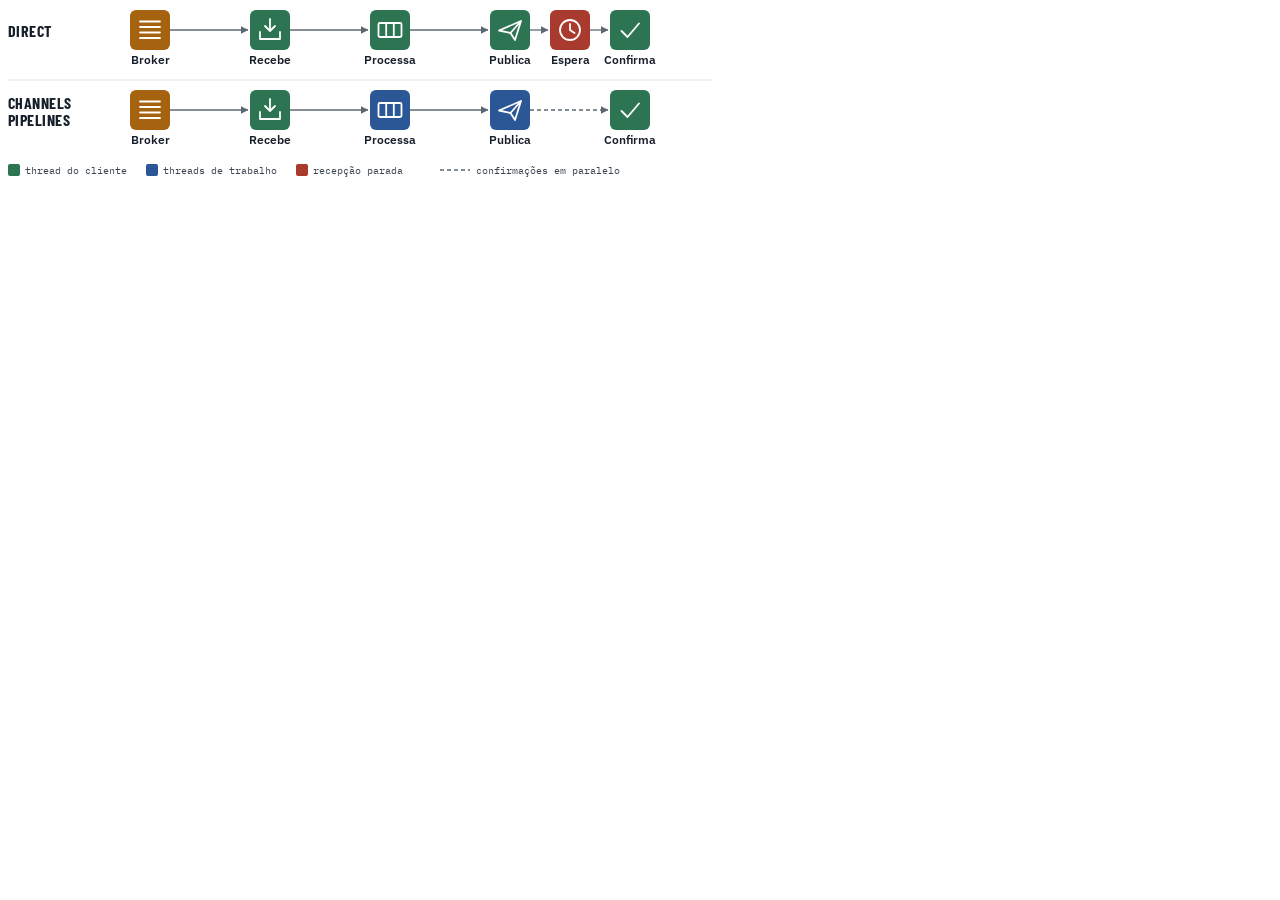
<file: texto/figuras/segundo_cenario.html>
<!doctype html>
<html lang="pt-BR"><head><meta charset="utf-8">
<title>Figura 4</title>
<!-- Figura 4 do TCC2: como cada modo trata a espera pela confirmacao da saida
     republicada, no segundo cenario, no estilo de icones das Figuras 1 a 3.
     So o essencial; a explicacao esta no texto (Metodologia, Segundo Cenario).
     PDF e PNG: texto/figuras/exportar.ps1. -->
<link rel="stylesheet" href="https://fonts.googleapis.com/css2?family=Barlow+Condensed:wght@600;700&family=IBM+Plex+Mono:wght@400;500;600&family=IBM+Plex+Sans:wght@400;600&display=block">
<style>
:root {
  --ink: #17202A; --ink-2: #3A4550; --muted: #5E6872; --white: #FFFFFF;
  --brk: #A5620F; --cli: #2D7552; --wrk: #2B5797; --stop: #A93A2E;
  --display: "Barlow Condensed", "Arial Narrow", sans-serif;
  --sans: "IBM Plex Sans", "Segoe UI", sans-serif;
  --mono: "IBM Plex Mono", Consolas, monospace;
}
@page { size: 720px 182px; margin: 0; }
html, body { margin: 0; padding: 0; background: var(--white); }
svg { display: block; width: 720px; height: 182px; }
.row { font: 700 16px var(--display); letter-spacing: .03em; text-transform: uppercase; fill: var(--ink); dominant-baseline: central; }
.lbl { font: 600 11.5px var(--sans); fill: var(--ink); text-anchor: middle; }
.ln { fill: none; stroke: var(--muted); stroke-width: 1.3; }
.ln2 { fill: none; stroke: var(--muted); stroke-width: 1.3; stroke-dasharray: 4 3; }
.ah { fill: var(--muted); }
.sep { stroke: #E2E5E8; stroke-width: 1; }
.g { fill: none; stroke: var(--white); stroke-width: 1.8; stroke-linecap: round; stroke-linejoin: round; }
.leg { font: 10px var(--mono); fill: var(--ink-2); dominant-baseline: central; }
</style></head><body>
<svg viewBox="0 0 720 182" role="img" aria-label="Figura 4: no segundo cenário, o modo direto recebe, processa e publica na mesma thread e para para esperar as confirmações antes de confirmar a entrada; Channels e Pipelines processam e publicam em threads próprias e recebem as confirmações em paralelo.">
<defs>
  <marker id="ah" viewBox="0 0 8 8" refX="7.5" refY="4" markerWidth="6" markerHeight="6" orient="auto-start-reverse"><path d="M0,0 L8,4 L0,8 z" class="ah"/></marker>
  <!-- Glifos 40x40, os mesmos das Figuras 2 e 3 -->
  <g id="broker"><rect width="40" height="40" rx="6" style="fill:var(--brk)"/><path class="g" d="M10 11.5 H30 M10 17 H30 M10 22.5 H30 M10 28 H30"/></g>
  <path id="recebe" class="g" d="M10 22 V29 H30 V22 M20 9 V21 M15 16 L20 21 L25 16"/>
  <g id="janelas"><rect class="g" x="8.5" y="13" width="23" height="14" rx="1.5"/><path class="g" d="M16.2 13 V27 M23.8 13 V27"/></g>
  <path id="publica" class="g" d="M9 20.5 L31 11 L25 30 L20.5 23 Z M20.5 23 L31 11"/>
  <g id="espera"><rect width="40" height="40" rx="6" style="fill:var(--stop)"/><circle class="g" cx="20" cy="20" r="10"/><path class="g" d="M20 14 V20 L24.5 23"/></g>
  <path id="confirma" class="g" d="M11.5 21 L17.5 27 L29 13.5"/>
</defs>

<!-- Direct: tudo na thread do cliente, e para a cada 100 saídas -->
<text class="row" x="8" y="30">Direct</text>
<use href="#broker" x="130" y="10"/><text class="lbl" x="150" y="64">Broker</text>
<path class="ln" d="M170 30 H248" marker-end="url(#ah)"/>
<g transform="translate(250 10)"><rect width="40" height="40" rx="6" style="fill:var(--cli)"/><use href="#recebe"/></g>
<text class="lbl" x="270" y="64">Recebe</text>
<path class="ln" d="M290 30 H368" marker-end="url(#ah)"/>
<g transform="translate(370 10)"><rect width="40" height="40" rx="6" style="fill:var(--cli)"/><use href="#janelas"/></g>
<text class="lbl" x="390" y="64">Processa</text>
<path class="ln" d="M410 30 H488" marker-end="url(#ah)"/>
<g transform="translate(490 10)"><rect width="40" height="40" rx="6" style="fill:var(--cli)"/><use href="#publica"/></g>
<text class="lbl" x="510" y="64">Publica</text>
<path class="ln" d="M530 30 H548" marker-end="url(#ah)"/>
<use href="#espera" x="550" y="10"/><text class="lbl" x="570" y="64">Espera</text>
<path class="ln" d="M590 30 H608" marker-end="url(#ah)"/>
<g transform="translate(610 10)"><rect width="40" height="40" rx="6" style="fill:var(--cli)"/><use href="#confirma"/></g>
<text class="lbl" x="630" y="64">Confirma</text>
<line class="sep" x1="8" y1="80" x2="712" y2="80"/>

<!-- Channels e Pipelines: processa e publica em threads próprias -->
<text class="row" x="8" y="102">Channels</text>
<text class="row" x="8" y="119">Pipelines</text>
<use href="#broker" x="130" y="90"/><text class="lbl" x="150" y="144">Broker</text>
<path class="ln" d="M170 110 H248" marker-end="url(#ah)"/>
<g transform="translate(250 90)"><rect width="40" height="40" rx="6" style="fill:var(--cli)"/><use href="#recebe"/></g>
<text class="lbl" x="270" y="144">Recebe</text>
<path class="ln" d="M290 110 H368" marker-end="url(#ah)"/>
<g transform="translate(370 90)"><rect width="40" height="40" rx="6" style="fill:var(--wrk)"/><use href="#janelas"/></g>
<text class="lbl" x="390" y="144">Processa</text>
<path class="ln" d="M410 110 H488" marker-end="url(#ah)"/>
<g transform="translate(490 90)"><rect width="40" height="40" rx="6" style="fill:var(--wrk)"/><use href="#publica"/></g>
<text class="lbl" x="510" y="144">Publica</text>
<path class="ln2" d="M530 110 H608" marker-end="url(#ah)"/>
<g transform="translate(610 90)"><rect width="40" height="40" rx="6" style="fill:var(--cli)"/><use href="#confirma"/></g>
<text class="lbl" x="630" y="144">Confirma</text>

<!-- Legenda -->
<rect x="8" y="164" width="12" height="12" rx="2" style="fill:var(--cli)"/><text class="leg" x="25" y="170">thread do cliente</text>
<rect x="146" y="164" width="12" height="12" rx="2" style="fill:var(--wrk)"/><text class="leg" x="163" y="170">threads de trabalho</text>
<rect x="296" y="164" width="12" height="12" rx="2" style="fill:var(--stop)"/><text class="leg" x="313" y="170">recepção parada</text>
<path class="ln2" d="M440 170 H470"/><text class="leg" x="476" y="170">confirmações em paralelo</text>
</svg>
</body></html>
</file>
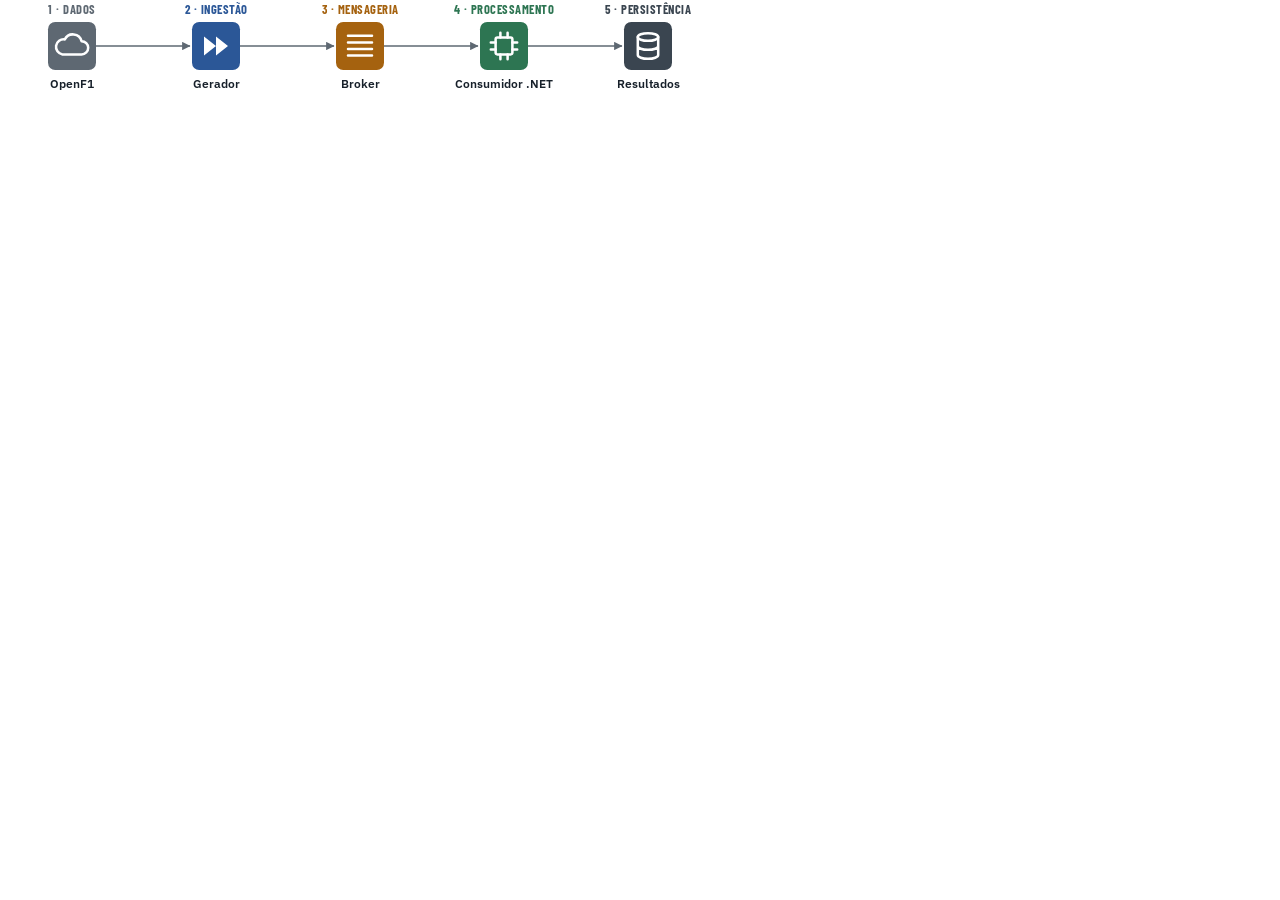
<file: texto/figuras/visao_geral.html>
<!doctype html>
<html lang="pt-BR"><head><meta charset="utf-8">
<title>Figura 1</title>
<!-- Figura 1 do TCC2: visao abstrata da bancada, um icone por etapa, no estilo
     dos diagramas de arquitetura de nuvem, com os mesmos icones e cores da
     Figura 2. So o essencial; a explicacao esta no texto da secao 4.
     PDF e PNG: texto/figuras/exportar.ps1. -->
<link rel="stylesheet" href="https://fonts.googleapis.com/css2?family=Barlow+Condensed:wght@600;700&family=IBM+Plex+Sans:ital,wght@0,400;0,600;1,400&display=block">
<style>
:root {
  --ink: #17202A; --muted: #5E6872; --white: #FFFFFF;
  --data: #5E6872; --prod: #2B5797; --brk: #A5620F; --cons: #2D7552; --infra: #3A4550;
  --display: "Barlow Condensed", "Arial Narrow", sans-serif;
  --sans: "IBM Plex Sans", "Segoe UI", sans-serif;
}
@page { size: 720px 100px; margin: 0; }
html, body { margin: 0; padding: 0; background: var(--white); }
svg { display: block; width: 720px; height: 100px; }
.st { font: 700 12.5px var(--display); letter-spacing: .04em; text-transform: uppercase; text-anchor: middle; }
.lbl { font: 600 12px var(--sans); fill: var(--ink); text-anchor: middle; }
.ln { fill: none; stroke: var(--muted); stroke-width: 1.4; }
.ah { fill: var(--muted); }
.g { fill: none; stroke: var(--white); stroke-width: 2.1; stroke-linecap: round; stroke-linejoin: round; }
.gf { fill: var(--white); stroke: none; }
</style></head><body>
<svg viewBox="0 0 720 100" role="img" aria-label="Figura 1: visão geral da bancada em cinco etapas: OpenF1, gerador, broker, consumidor .NET e resultados.">
<defs><marker id="ah" viewBox="0 0 8 8" refX="7.5" refY="4" markerWidth="6" markerHeight="6" orient="auto-start-reverse"><path d="M0,0 L8,4 L0,8 z" class="ah"/></marker></defs>

<!-- Ícones 48x48 (os glifos da Figura 2, em escala 1,2) -->
<text class="st" style="fill:var(--data)" x="72" y="14">1 · Dados</text>
<g transform="translate(48 22) scale(1.2)"><rect width="40" height="40" rx="6" style="fill:var(--data)"/>
  <path class="g" d="M12 27 H28 A5.5 5.5 0 0 0 28 16 A7.5 7.5 0 0 0 14 14.5 A6 6 0 0 0 12 27 Z"/></g>
<text class="lbl" x="72" y="88">OpenF1</text>

<text class="st" style="fill:var(--prod)" x="216" y="14">2 · Ingestão</text>
<g transform="translate(192 22) scale(1.2)"><rect width="40" height="40" rx="6" style="fill:var(--prod)"/>
  <path class="gf" d="M10 12 L20 20 L10 28 Z M20 12 L30 20 L20 28 Z"/></g>
<text class="lbl" x="216" y="88">Gerador</text>

<text class="st" style="fill:var(--brk)" x="360" y="14">3 · Mensageria</text>
<g transform="translate(336 22) scale(1.2)"><rect width="40" height="40" rx="6" style="fill:var(--brk)"/>
  <path class="g" d="M10 11.5 H30 M10 17 H30 M10 22.5 H30 M10 28 H30"/></g>
<text class="lbl" x="360" y="88">Broker</text>

<text class="st" style="fill:var(--cons)" x="504" y="14">4 · Processamento</text>
<g transform="translate(480 22) scale(1.2)"><rect width="40" height="40" rx="6" style="fill:var(--cons)"/>
  <rect class="g" x="13" y="13" width="14" height="14" rx="1.5"/>
  <path class="g" d="M17 9 V13 M23 9 V13 M17 27 V31 M23 27 V31 M9 17 H13 M9 23 H13 M27 17 H31 M27 23 H31"/></g>
<text class="lbl" x="504" y="88">Consumidor .NET</text>

<text class="st" style="fill:var(--infra)" x="648" y="14">5 · Persistência</text>
<g transform="translate(624 22) scale(1.2)"><rect width="40" height="40" rx="6" style="fill:var(--infra)"/>
  <ellipse class="g" cx="20" cy="12.5" rx="8.5" ry="3.2"/>
  <path class="g" d="M11.5 12.5 V27.5 A8.5 3.2 0 0 0 28.5 27.5 V12.5 M11.5 20 A8.5 3.2 0 0 0 28.5 20"/></g>
<text class="lbl" x="648" y="88">Resultados</text>

<!-- Fluxo -->
<path class="ln" d="M96 46 H190" marker-end="url(#ah)"/>
<path class="ln" d="M240 46 H334" marker-end="url(#ah)"/>
<path class="ln" d="M384 46 H478" marker-end="url(#ah)"/>
<path class="ln" d="M528 46 H622" marker-end="url(#ah)"/>
</svg>
</body></html>
</file>
